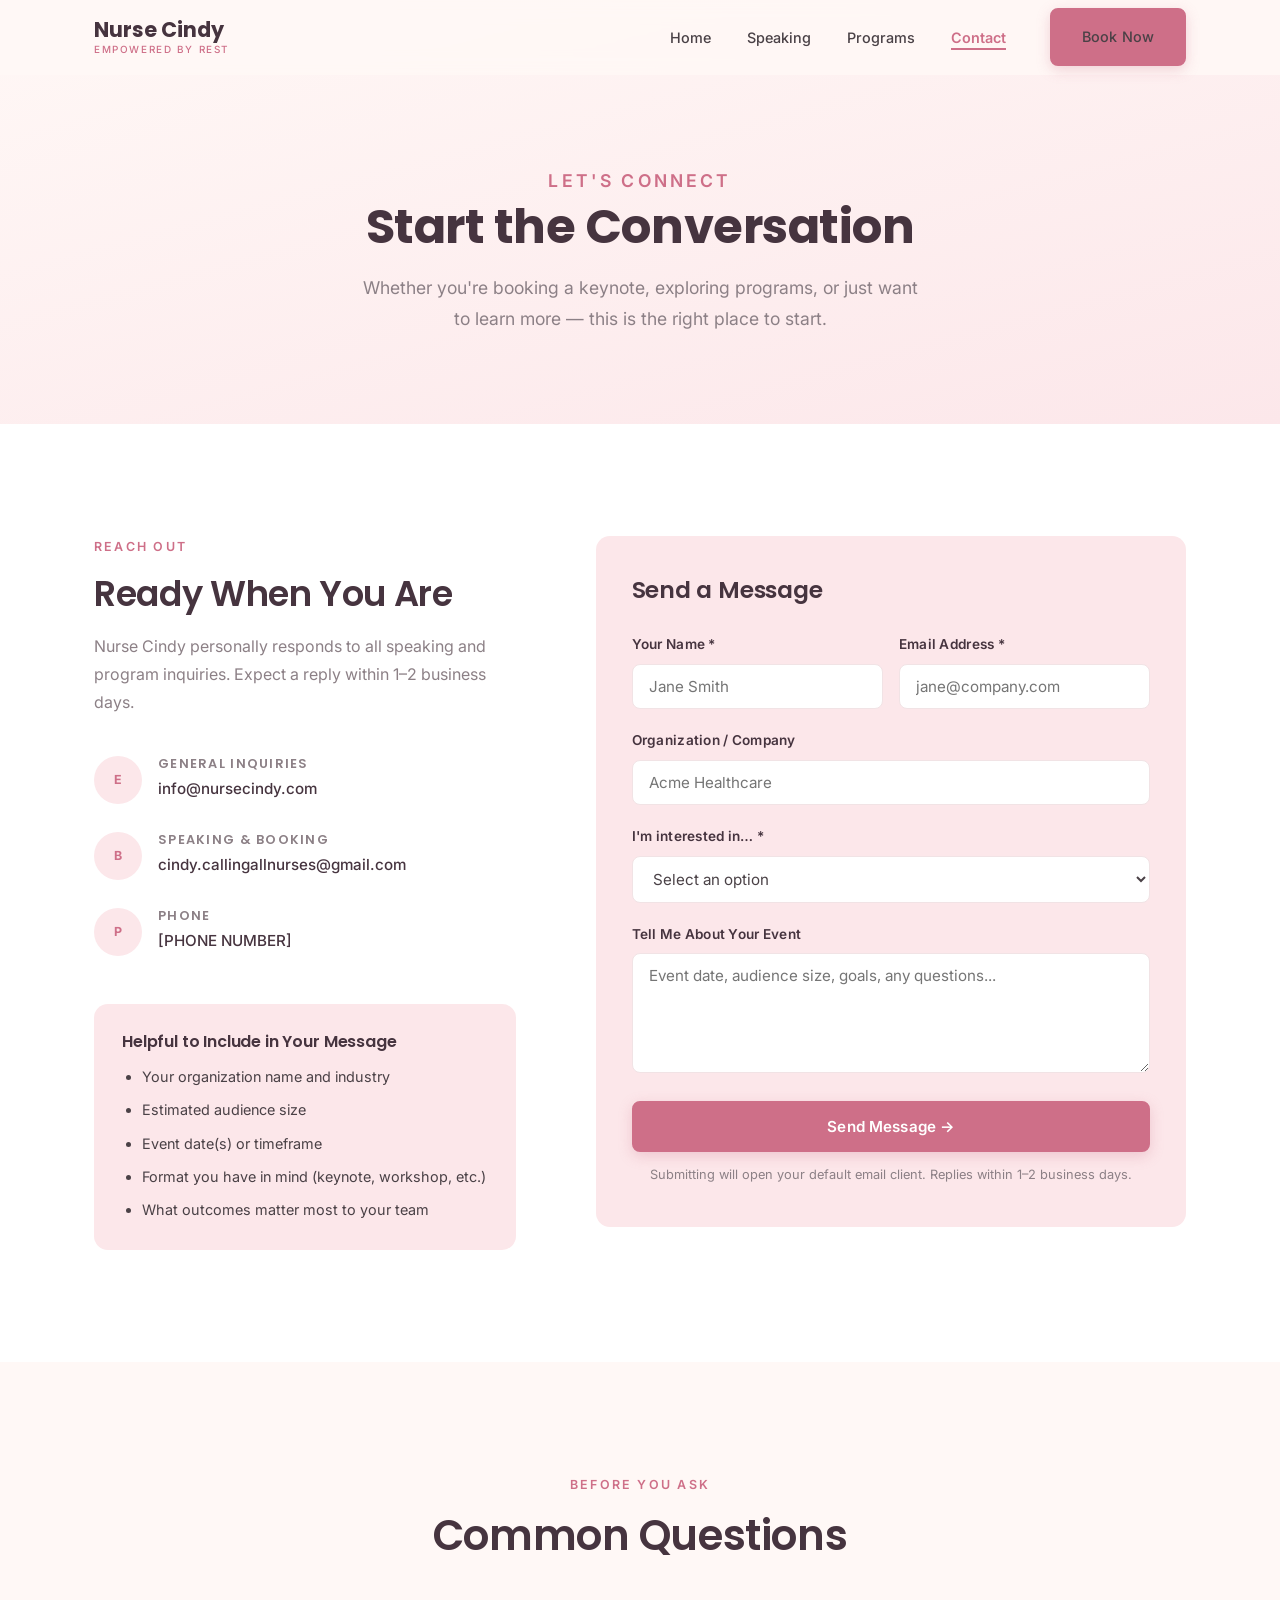
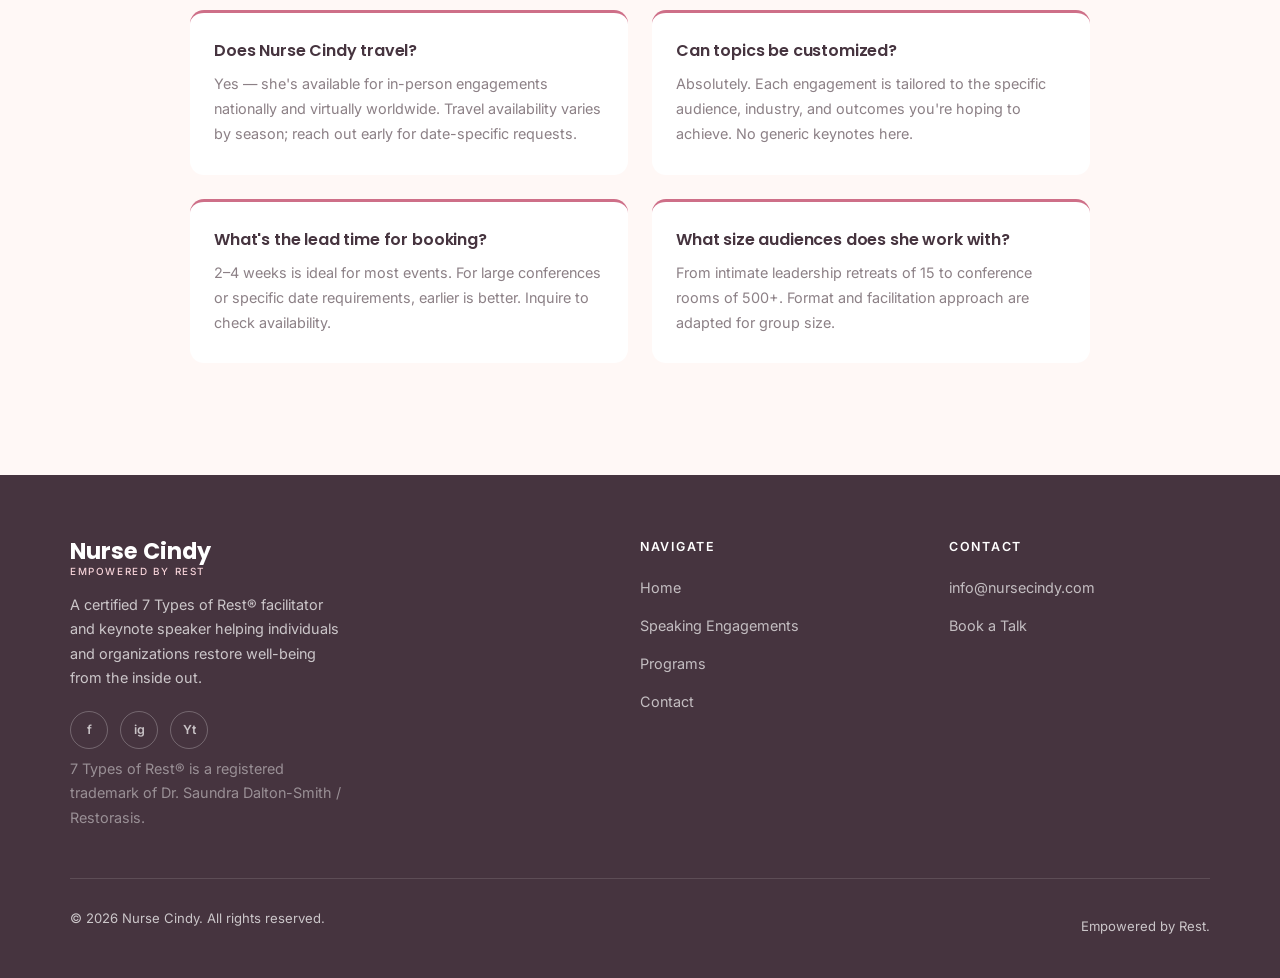
<file: contact.html>
<!DOCTYPE html>
<html lang="en">
<head>
  <meta charset="UTF-8" />
  <meta name="viewport" content="width=device-width, initial-scale=1.0" />
  <title>Contact — Nurse Cindy</title>
  <meta name="description" content="Book Nurse Cindy for speaking engagements, workshops, or programs. Get in touch to discuss your event, organization, and goals." />
  <link rel="stylesheet" href="assets/css/style.css" />
</head>
<body>

  <header class="site-header" role="banner">
    <nav class="nav" aria-label="Main navigation">
      <a href="index.html" class="nav-logo">
        Nurse Cindy
        <span>Empowered by Rest</span>
      </a>
      <button class="nav-toggle" aria-label="Toggle navigation" aria-expanded="false">
        <span></span><span></span><span></span>
      </button>
      <ul class="nav-links" role="list">
        <li><a href="index.html">Home</a></li>
        <li><a href="speaking.html">Speaking</a></li>
        <li><a href="programs.html">Programs</a></li>
        <li><a href="contact.html">Contact</a></li>
        <li><a href="mailto:cindy.callingallnurses@gmail.com?subject=Speaking%20Inquiry" class="btn btn-primary nav-cta">Book Now</a></li>
      </ul>
    </nav>
  </header>

  <main>

    <section class="page-hero">
      <p class="section-eyebrow">Let's Connect</p>
      <h1>Start the Conversation</h1>
      <p>Whether you're booking a keynote, exploring programs, or just want to learn more — this is the right place to start.</p>
    </section>

    <section class="section contact-section" aria-labelledby="contact-heading">
      <div class="container">
        <div class="contact-grid">

          <!-- Contact Info -->
          <div>
            <p class="section-eyebrow">Reach Out</p>
            <h2 id="contact-heading" class="section-title" style="font-size: clamp(1.6rem, 3vw, 2.2rem);">Ready When You Are</h2>
            <p style="color: var(--muted); margin-bottom: 40px;">Nurse Cindy personally responds to all speaking and program inquiries. Expect a reply within 1–2 business days.</p>

            <div class="contact-info-block">
              <div class="contact-item">
                <div class="contact-icon" aria-hidden="true"><span>E</span></div>
                <div class="contact-item-text">
                  <h4>General Inquiries</h4>
                  <p><a href="mailto:info@nursecindy.com">info@nursecindy.com</a></p>
                </div>
              </div>
              <div class="contact-item">
                <div class="contact-icon" aria-hidden="true"><span>B</span></div>
                <div class="contact-item-text">
                  <h4>Speaking &amp; Booking</h4>
                  <p><a href="mailto:cindy.callingallnurses@gmail.com?subject=Speaking%20Inquiry">cindy.callingallnurses@gmail.com</a></p>
                </div>
              </div>
              <div class="contact-item">
                <div class="contact-icon" aria-hidden="true"><span>P</span></div>
                <div class="contact-item-text">
                  <h4>Phone</h4>
                  <p><a href="tel:[PHONE]">[PHONE NUMBER]</a></p>
                </div>
              </div>
            </div>

            <div style="margin-top: 48px; padding: 28px; background: var(--blush); border-radius: var(--radius);">
              <h3 style="font-size: 1rem; margin-bottom: 12px; color: var(--plum);">Helpful to Include in Your Message</h3>
              <ul style="display: flex; flex-direction: column; gap: 8px; color: var(--charcoal); font-size: 0.9rem; list-style: disc; padding-left: 20px;">
                <li>Your organization name and industry</li>
                <li>Estimated audience size</li>
                <li>Event date(s) or timeframe</li>
                <li>Format you have in mind (keynote, workshop, etc.)</li>
                <li>What outcomes matter most to your team</li>
              </ul>
            </div>
          </div>

          <!-- Contact Form -->
          <div class="contact-form">
            <h3>Send a Message</h3>
            <form id="contact-form" novalidate>
              <div class="form-row">
                <div class="form-group">
                  <label for="name">Your Name *</label>
                  <input type="text" id="name" name="name" placeholder="Jane Smith" required />
                </div>
                <div class="form-group">
                  <label for="email">Email Address *</label>
                  <input type="email" id="email" name="email" placeholder="jane@company.com" required />
                </div>
              </div>
              <div class="form-group">
                <label for="org">Organization / Company</label>
                <input type="text" id="org" name="org" placeholder="Acme Healthcare" />
              </div>
              <div class="form-group">
                <label for="type">I'm interested in… *</label>
                <select id="type" name="type" required>
                  <option value="">Select an option</option>
                  <option value="Keynote">Keynote speaking</option>
                  <option value="Half-Day Workshop">Half-day workshop</option>
                  <option value="Full-Day Training">Full-day training</option>
                  <option value="Virtual Session">Virtual session</option>
                  <option value="Program">A program offering</option>
                  <option value="Other">Something else</option>
                </select>
              </div>
              <div class="form-group">
                <label for="message">Tell Me About Your Event</label>
                <textarea id="message" name="message" placeholder="Event date, audience size, goals, any questions..."></textarea>
              </div>
              <button type="submit" class="btn btn-primary" style="width: 100%; justify-content: center;">
                Send Message →
              </button>
              <p style="font-size: 0.8rem; color: var(--muted); margin-top: 12px; text-align: center;">Submitting will open your default email client. Replies within 1–2 business days.</p>
            </form>
          </div>

        </div>
      </div>
    </section>

    <!-- ===== FAQ ===== -->
    <section class="section" style="background: var(--cream);" aria-labelledby="faq-heading">
      <div class="container">
        <div class="section-center" style="margin-bottom: 48px;">
          <p class="section-eyebrow">Before You Ask</p>
          <h2 id="faq-heading" class="section-title">Common Questions</h2>
        </div>

        <div style="display: grid; grid-template-columns: repeat(auto-fit, minmax(300px, 1fr)); gap: 24px; max-width: 900px; margin: 0 auto;">
          <div style="background: var(--white); border-radius: var(--radius); padding: 28px 24px; border-top: 3px solid var(--coral);">
            <h3 style="font-size: 1rem; margin-bottom: 10px;">Does Nurse Cindy travel?</h3>
            <p style="font-size: 0.9rem; color: var(--muted); margin: 0;">Yes — she's available for in-person engagements nationally and virtually worldwide. Travel availability varies by season; reach out early for date-specific requests.</p>
          </div>
          <div style="background: var(--white); border-radius: var(--radius); padding: 28px 24px; border-top: 3px solid var(--coral);">
            <h3 style="font-size: 1rem; margin-bottom: 10px;">Can topics be customized?</h3>
            <p style="font-size: 0.9rem; color: var(--muted); margin: 0;">Absolutely. Each engagement is tailored to the specific audience, industry, and outcomes you're hoping to achieve. No generic keynotes here.</p>
          </div>
          <div style="background: var(--white); border-radius: var(--radius); padding: 28px 24px; border-top: 3px solid var(--coral);">
            <h3 style="font-size: 1rem; margin-bottom: 10px;">What's the lead time for booking?</h3>
            <p style="font-size: 0.9rem; color: var(--muted); margin: 0;">2–4 weeks is ideal for most events. For large conferences or specific date requirements, earlier is better. Inquire to check availability.</p>
          </div>
          <div style="background: var(--white); border-radius: var(--radius); padding: 28px 24px; border-top: 3px solid var(--coral);">
            <h3 style="font-size: 1rem; margin-bottom: 10px;">What size audiences does she work with?</h3>
            <p style="font-size: 0.9rem; color: var(--muted); margin: 0;">From intimate leadership retreats of 15 to conference rooms of 500+. Format and facilitation approach are adapted for group size.</p>
          </div>
        </div>
      </div>
    </section>

  </main>

  <footer class="site-footer" role="contentinfo">
    <div class="footer-grid">
      <div class="footer-brand">
        <a href="index.html" class="nav-logo">Nurse Cindy<span>Empowered by Rest</span></a>
        <p>A certified 7 Types of Rest® facilitator and keynote speaker helping individuals and organizations restore well-being from the inside out.</p>
        <div class="footer-social" aria-label="Social media links">
          <a href="#" aria-label="Facebook">f</a>
          <a href="#" aria-label="Instagram">ig</a>
          <a href="#" aria-label="YouTube">Yt</a>
        </div>
        <p class="rest-trademark">7 Types of Rest® is a registered trademark of Dr. Saundra Dalton-Smith / Restorasis.</p>
      </div>
      <div class="footer-col">
        <h4>Navigate</h4>
        <ul>
          <li><a href="index.html">Home</a></li>
          <li><a href="speaking.html">Speaking Engagements</a></li>
          <li><a href="programs.html">Programs</a></li>
          <li><a href="contact.html">Contact</a></li>
        </ul>
      </div>
      <div class="footer-col">
        <h4>Contact</h4>
        <ul>
          <li><a href="mailto:info@nursecindy.com">info@nursecindy.com</a></li>
          <li><a href="mailto:cindy.callingallnurses@gmail.com">Book a Talk</a></li>
        </ul>
      </div>
    </div>
    <div class="footer-bottom">
      <p>&copy; 2026 Nurse Cindy. All rights reserved.</p>
      <p>Empowered by Rest.</p>
    </div>
  </footer>

  <script src="assets/js/main.js"></script>
</body>
</html>
</file>
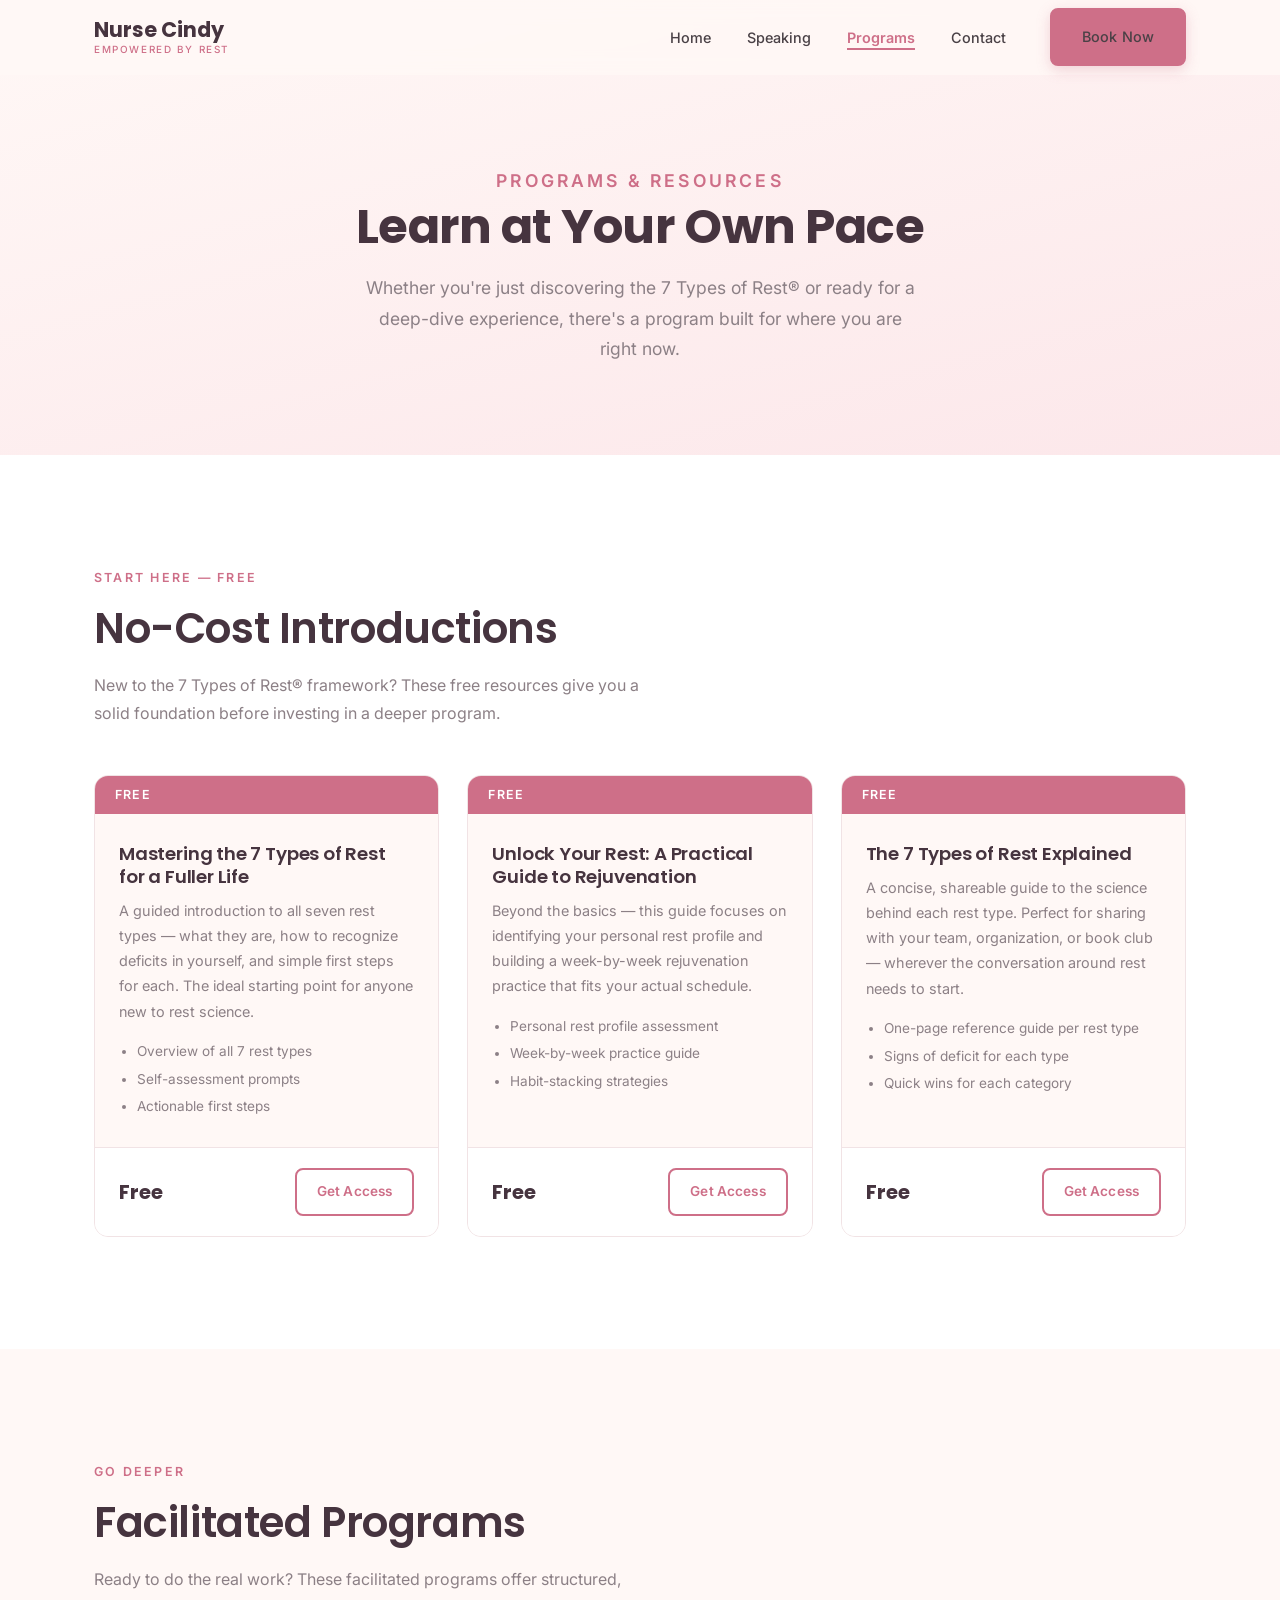
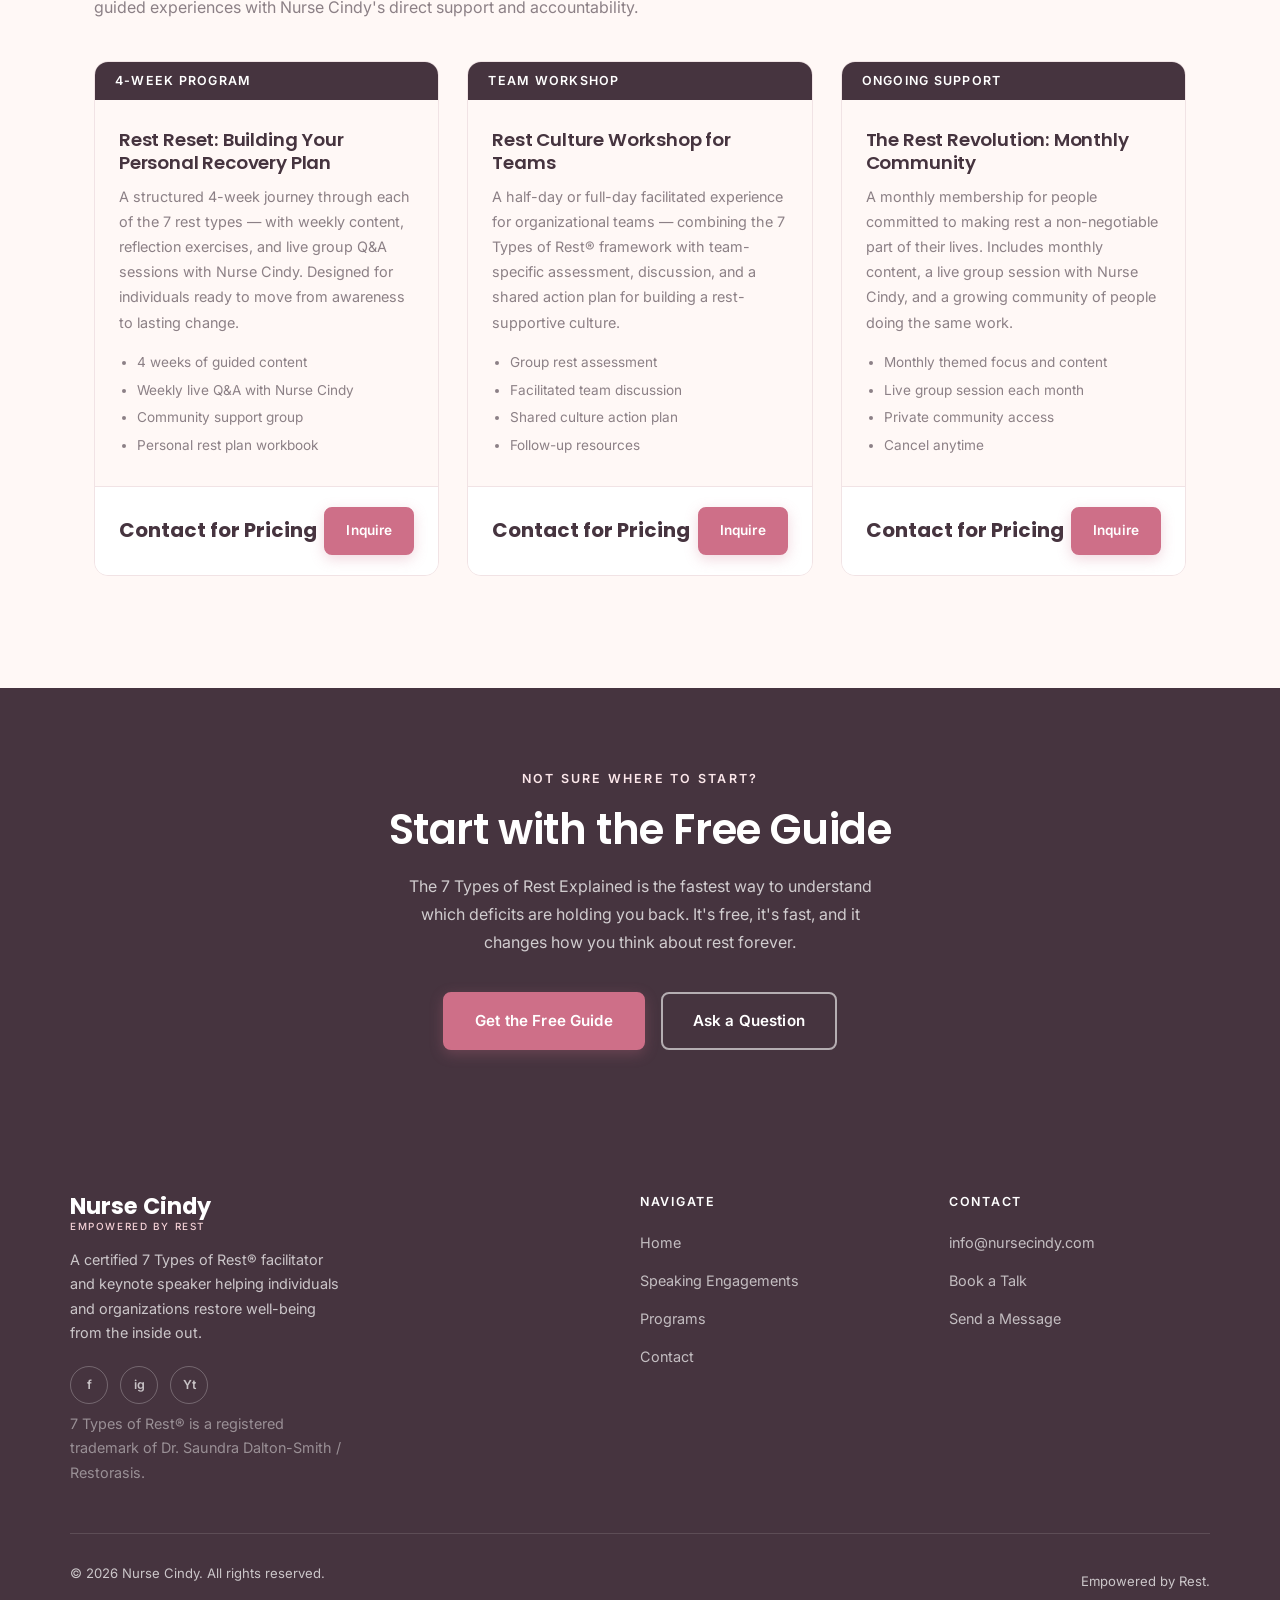
<file: programs.html>
<!DOCTYPE html>
<html lang="en">
<head>
  <meta charset="UTF-8" />
  <meta name="viewport" content="width=device-width, initial-scale=1.0" />
  <title>Programs — Nurse Cindy</title>
  <meta name="description" content="Explore Nurse Cindy's rest-focused programs — from free introductory guides to immersive facilitated experiences built around the 7 Types of Rest® framework." />
  <link rel="stylesheet" href="assets/css/style.css" />
</head>
<body>

  <header class="site-header" role="banner">
    <nav class="nav" aria-label="Main navigation">
      <a href="index.html" class="nav-logo">
        Nurse Cindy
        <span>Empowered by Rest</span>
      </a>
      <button class="nav-toggle" aria-label="Toggle navigation" aria-expanded="false">
        <span></span><span></span><span></span>
      </button>
      <ul class="nav-links" role="list">
        <li><a href="index.html">Home</a></li>
        <li><a href="speaking.html">Speaking</a></li>
        <li><a href="programs.html">Programs</a></li>
        <li><a href="contact.html">Contact</a></li>
        <li><a href="mailto:cindy.callingallnurses@gmail.com?subject=Speaking%20Inquiry" class="btn btn-primary nav-cta">Book Now</a></li>
      </ul>
    </nav>
  </header>

  <main>

    <section class="page-hero">
      <p class="section-eyebrow">Programs &amp; Resources</p>
      <h1>Learn at Your Own Pace</h1>
      <p>Whether you're just discovering the 7 Types of Rest® or ready for a deep-dive experience, there's a program built for where you are right now.</p>
    </section>

    <!-- ===== FREE PROGRAMS ===== -->
    <section class="section programs-section" aria-labelledby="free-heading">
      <div class="container">
        <p class="section-eyebrow">Start Here — Free</p>
        <h2 id="free-heading" class="section-title">No-Cost Introductions</h2>
        <p style="color: var(--muted); margin-bottom: 0; max-width: 560px;">New to the 7 Types of Rest® framework? These free resources give you a solid foundation before investing in a deeper program.</p>

        <div class="programs-grid">
          <div class="program-card">
            <div class="program-card-badge free">Free</div>
            <div class="program-card-body">
              <h3>Mastering the 7 Types of Rest for a Fuller Life</h3>
              <p>A guided introduction to all seven rest types — what they are, how to recognize deficits in yourself, and simple first steps for each. The ideal starting point for anyone new to rest science.</p>
              <ul style="list-style: disc; padding-left: 18px; color: var(--muted); font-size: 0.85rem; display: flex; flex-direction: column; gap: 4px;">
                <li>Overview of all 7 rest types</li>
                <li>Self-assessment prompts</li>
                <li>Actionable first steps</li>
              </ul>
            </div>
            <div class="program-card-footer">
              <span class="program-price">Free</span>
              <a href="mailto:cindy.callingallnurses@gmail.com?subject=Free%20Program%20Request%20-%20Mastering%207%20Types" class="btn btn-outline" style="padding: 10px 20px; font-size: 0.85rem;">Get Access</a>
            </div>
          </div>

          <div class="program-card">
            <div class="program-card-badge free">Free</div>
            <div class="program-card-body">
              <h3>Unlock Your Rest: A Practical Guide to Rejuvenation</h3>
              <p>Beyond the basics — this guide focuses on identifying your personal rest profile and building a week-by-week rejuvenation practice that fits your actual schedule.</p>
              <ul style="list-style: disc; padding-left: 18px; color: var(--muted); font-size: 0.85rem; display: flex; flex-direction: column; gap: 4px;">
                <li>Personal rest profile assessment</li>
                <li>Week-by-week practice guide</li>
                <li>Habit-stacking strategies</li>
              </ul>
            </div>
            <div class="program-card-footer">
              <span class="program-price">Free</span>
              <a href="mailto:cindy.callingallnurses@gmail.com?subject=Free%20Program%20Request%20-%20Unlock%20Your%20Rest" class="btn btn-outline" style="padding: 10px 20px; font-size: 0.85rem;">Get Access</a>
            </div>
          </div>

          <div class="program-card">
            <div class="program-card-badge free">Free</div>
            <div class="program-card-body">
              <h3>The 7 Types of Rest Explained</h3>
              <p>A concise, shareable guide to the science behind each rest type. Perfect for sharing with your team, organization, or book club — wherever the conversation around rest needs to start.</p>
              <ul style="list-style: disc; padding-left: 18px; color: var(--muted); font-size: 0.85rem; display: flex; flex-direction: column; gap: 4px;">
                <li>One-page reference guide per rest type</li>
                <li>Signs of deficit for each type</li>
                <li>Quick wins for each category</li>
              </ul>
            </div>
            <div class="program-card-footer">
              <span class="program-price">Free</span>
              <a href="mailto:cindy.callingallnurses@gmail.com?subject=Free%20Program%20Request%20-%207%20Types%20Explained" class="btn btn-outline" style="padding: 10px 20px; font-size: 0.85rem;">Get Access</a>
            </div>
          </div>
        </div>
      </div>
    </section>

    <!-- ===== PAID PROGRAMS ===== -->
    <section class="section" style="background: var(--cream);" aria-labelledby="paid-heading">
      <div class="container">
        <p class="section-eyebrow">Go Deeper</p>
        <h2 id="paid-heading" class="section-title">Facilitated Programs</h2>
        <p style="color: var(--muted); margin-bottom: 0; max-width: 560px;">Ready to do the real work? These facilitated programs offer structured, guided experiences with Nurse Cindy's direct support and accountability.</p>

        <div class="programs-grid" style="margin-top: 40px;">
          <div class="program-card">
            <div class="program-card-badge">4-Week Program</div>
            <div class="program-card-body">
              <h3>Rest Reset: Building Your Personal Recovery Plan</h3>
              <p>A structured 4-week journey through each of the 7 rest types — with weekly content, reflection exercises, and live group Q&amp;A sessions with Nurse Cindy. Designed for individuals ready to move from awareness to lasting change.</p>
              <ul style="list-style: disc; padding-left: 18px; color: var(--muted); font-size: 0.85rem; display: flex; flex-direction: column; gap: 4px;">
                <li>4 weeks of guided content</li>
                <li>Weekly live Q&amp;A with Nurse Cindy</li>
                <li>Community support group</li>
                <li>Personal rest plan workbook</li>
              </ul>
            </div>
            <div class="program-card-footer">
              <span class="program-price">Contact for Pricing</span>
              <a href="contact.html" class="btn btn-primary" style="padding: 10px 20px; font-size: 0.85rem;">Inquire</a>
            </div>
          </div>

          <div class="program-card">
            <div class="program-card-badge">Team Workshop</div>
            <div class="program-card-body">
              <h3>Rest Culture Workshop for Teams</h3>
              <p>A half-day or full-day facilitated experience for organizational teams — combining the 7 Types of Rest® framework with team-specific assessment, discussion, and a shared action plan for building a rest-supportive culture.</p>
              <ul style="list-style: disc; padding-left: 18px; color: var(--muted); font-size: 0.85rem; display: flex; flex-direction: column; gap: 4px;">
                <li>Group rest assessment</li>
                <li>Facilitated team discussion</li>
                <li>Shared culture action plan</li>
                <li>Follow-up resources</li>
              </ul>
            </div>
            <div class="program-card-footer">
              <span class="program-price">Contact for Pricing</span>
              <a href="contact.html" class="btn btn-primary" style="padding: 10px 20px; font-size: 0.85rem;">Inquire</a>
            </div>
          </div>

          <div class="program-card">
            <div class="program-card-badge">Ongoing Support</div>
            <div class="program-card-body">
              <h3>The Rest Revolution: Monthly Community</h3>
              <p>A monthly membership for people committed to making rest a non-negotiable part of their lives. Includes monthly content, a live group session with Nurse Cindy, and a growing community of people doing the same work.</p>
              <ul style="list-style: disc; padding-left: 18px; color: var(--muted); font-size: 0.85rem; display: flex; flex-direction: column; gap: 4px;">
                <li>Monthly themed focus and content</li>
                <li>Live group session each month</li>
                <li>Private community access</li>
                <li>Cancel anytime</li>
              </ul>
            </div>
            <div class="program-card-footer">
              <span class="program-price">Contact for Pricing</span>
              <a href="contact.html" class="btn btn-primary" style="padding: 10px 20px; font-size: 0.85rem;">Inquire</a>
            </div>
          </div>
        </div>
      </div>
    </section>

    <!-- ===== NOT SURE ===== -->
    <section class="section" style="background: var(--plum); text-align: center; padding: 80px 24px;">
      <div class="container">
        <p class="section-eyebrow" style="color: var(--blush);">Not Sure Where to Start?</p>
        <h2 style="color: var(--white); margin-bottom: 16px;">Start with the Free Guide</h2>
        <p style="color: rgba(255,255,255,0.75); max-width: 480px; margin: 0 auto 36px;">The 7 Types of Rest Explained is the fastest way to understand which deficits are holding you back. It's free, it's fast, and it changes how you think about rest forever.</p>
        <div class="btn-group" style="justify-content: center;">
          <a href="mailto:cindy.callingallnurses@gmail.com?subject=Free%20Guide%20Request" class="btn btn-primary">Get the Free Guide</a>
          <a href="contact.html" class="btn btn-outline-white">Ask a Question</a>
        </div>
      </div>
    </section>

  </main>

  <footer class="site-footer" role="contentinfo">
    <div class="footer-grid">
      <div class="footer-brand">
        <a href="index.html" class="nav-logo">Nurse Cindy<span>Empowered by Rest</span></a>
        <p>A certified 7 Types of Rest® facilitator and keynote speaker helping individuals and organizations restore well-being from the inside out.</p>
        <div class="footer-social" aria-label="Social media links">
          <a href="#" aria-label="Facebook">f</a>
          <a href="#" aria-label="Instagram">ig</a>
          <a href="#" aria-label="YouTube">Yt</a>
        </div>
        <p class="rest-trademark">7 Types of Rest® is a registered trademark of Dr. Saundra Dalton-Smith / Restorasis.</p>
      </div>
      <div class="footer-col">
        <h4>Navigate</h4>
        <ul>
          <li><a href="index.html">Home</a></li>
          <li><a href="speaking.html">Speaking Engagements</a></li>
          <li><a href="programs.html">Programs</a></li>
          <li><a href="contact.html">Contact</a></li>
        </ul>
      </div>
      <div class="footer-col">
        <h4>Contact</h4>
        <ul>
          <li><a href="mailto:info@nursecindy.com">info@nursecindy.com</a></li>
          <li><a href="mailto:cindy.callingallnurses@gmail.com">Book a Talk</a></li>
          <li><a href="contact.html">Send a Message</a></li>
        </ul>
      </div>
    </div>
    <div class="footer-bottom">
      <p>&copy; 2026 Nurse Cindy. All rights reserved.</p>
      <p>Empowered by Rest.</p>
    </div>
  </footer>

  <script src="assets/js/main.js"></script>
</body>
</html>
</file>
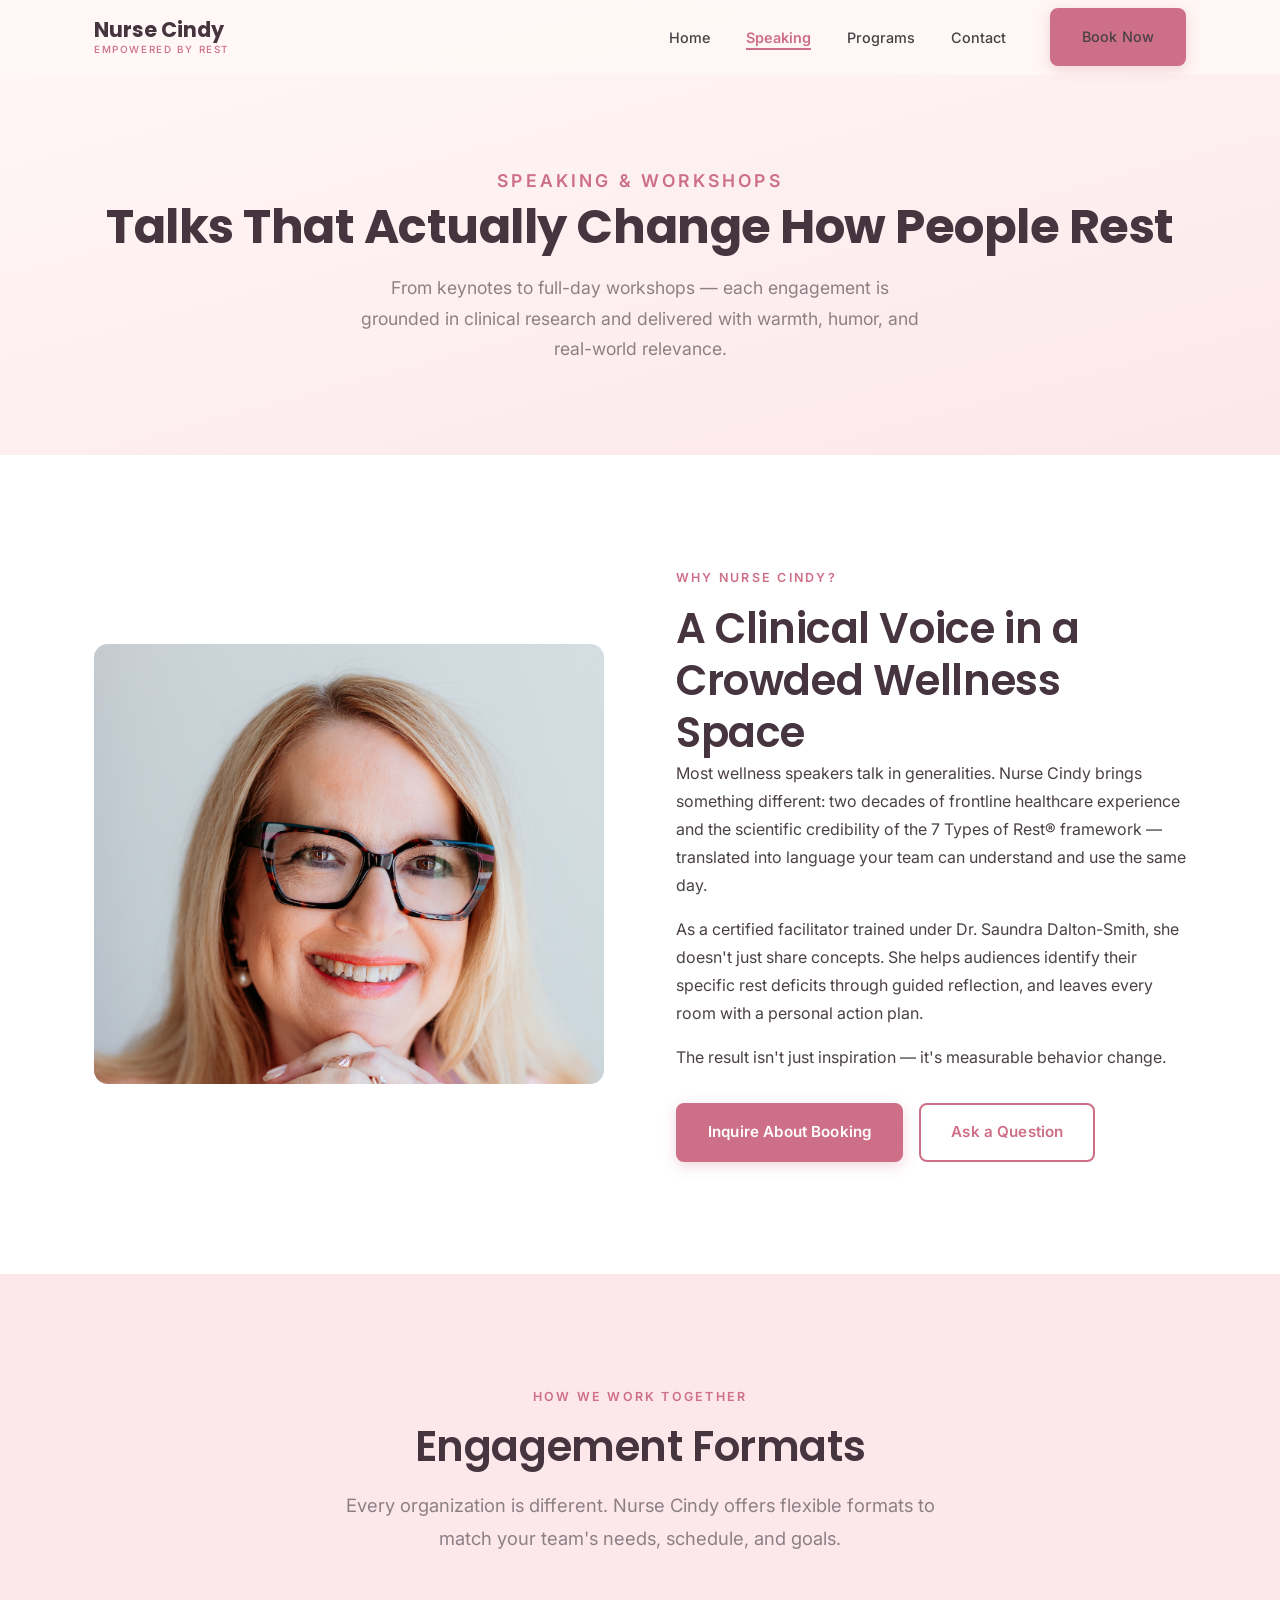
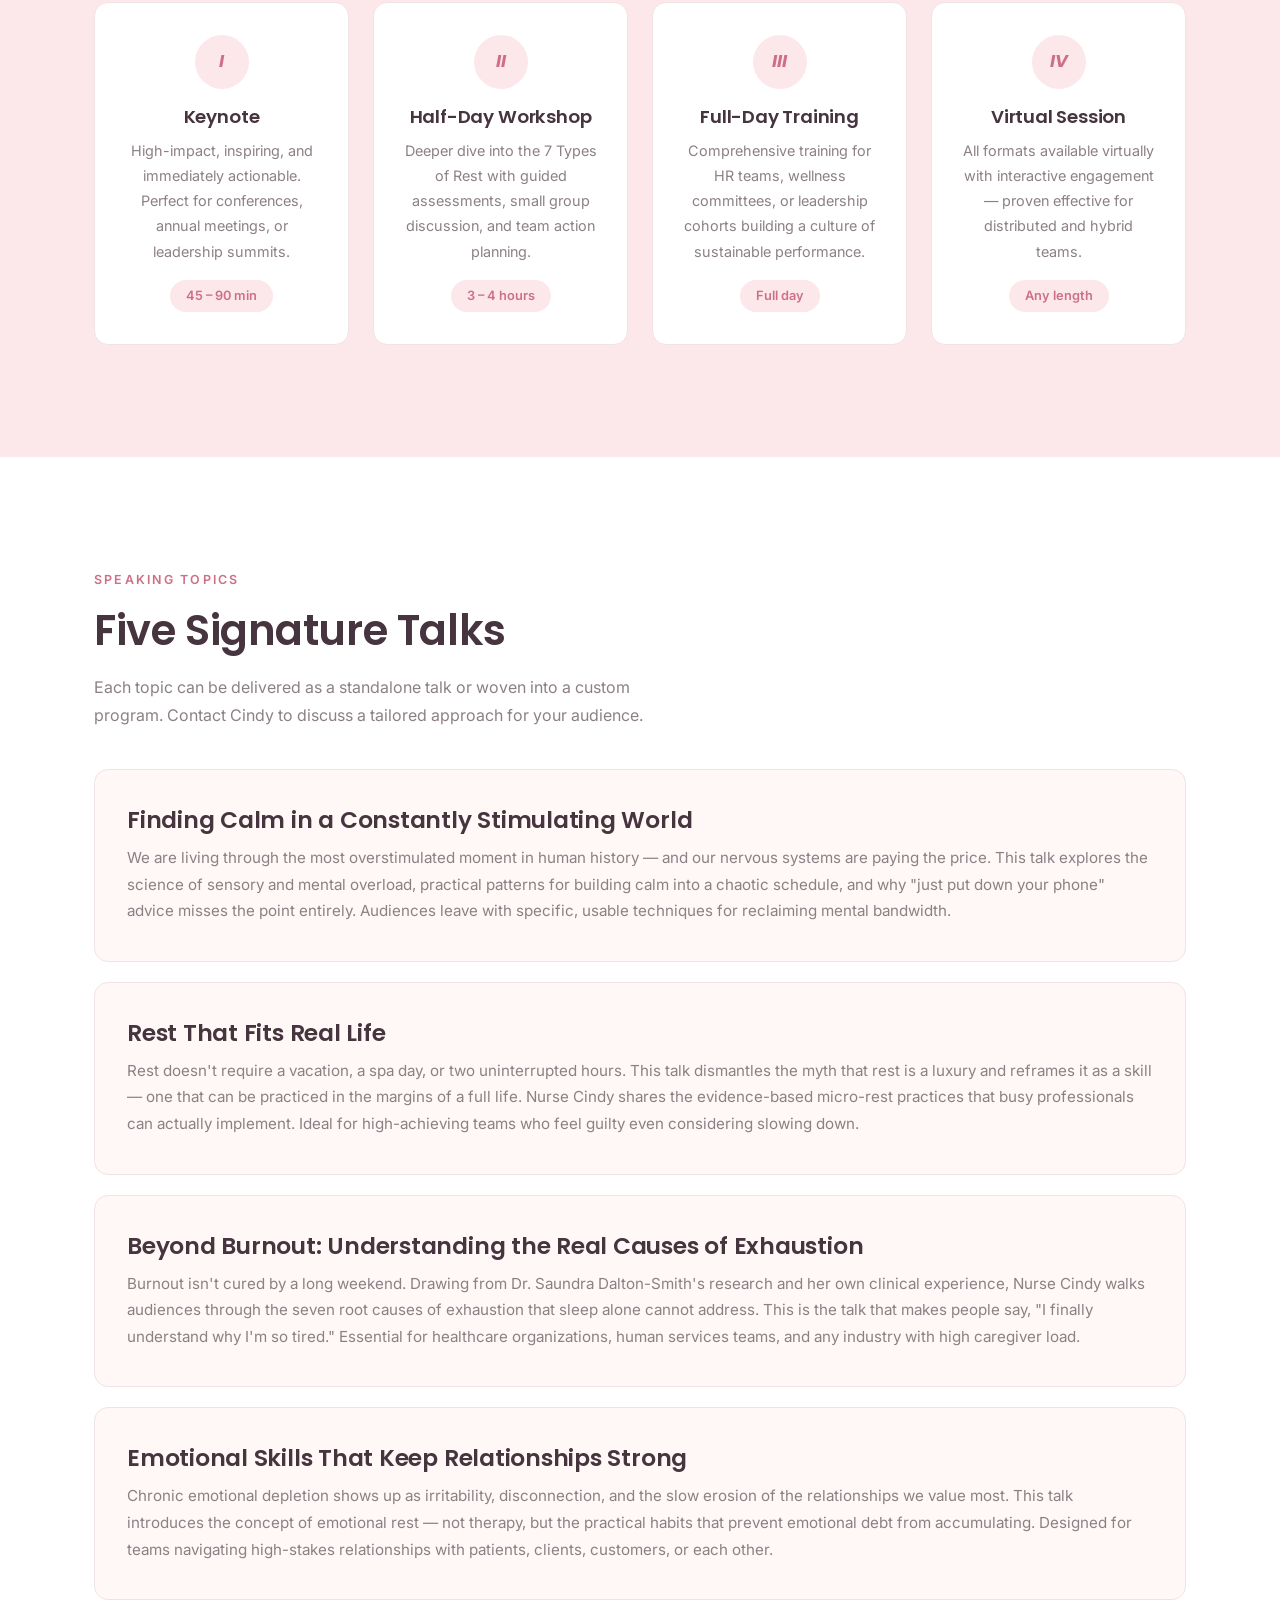
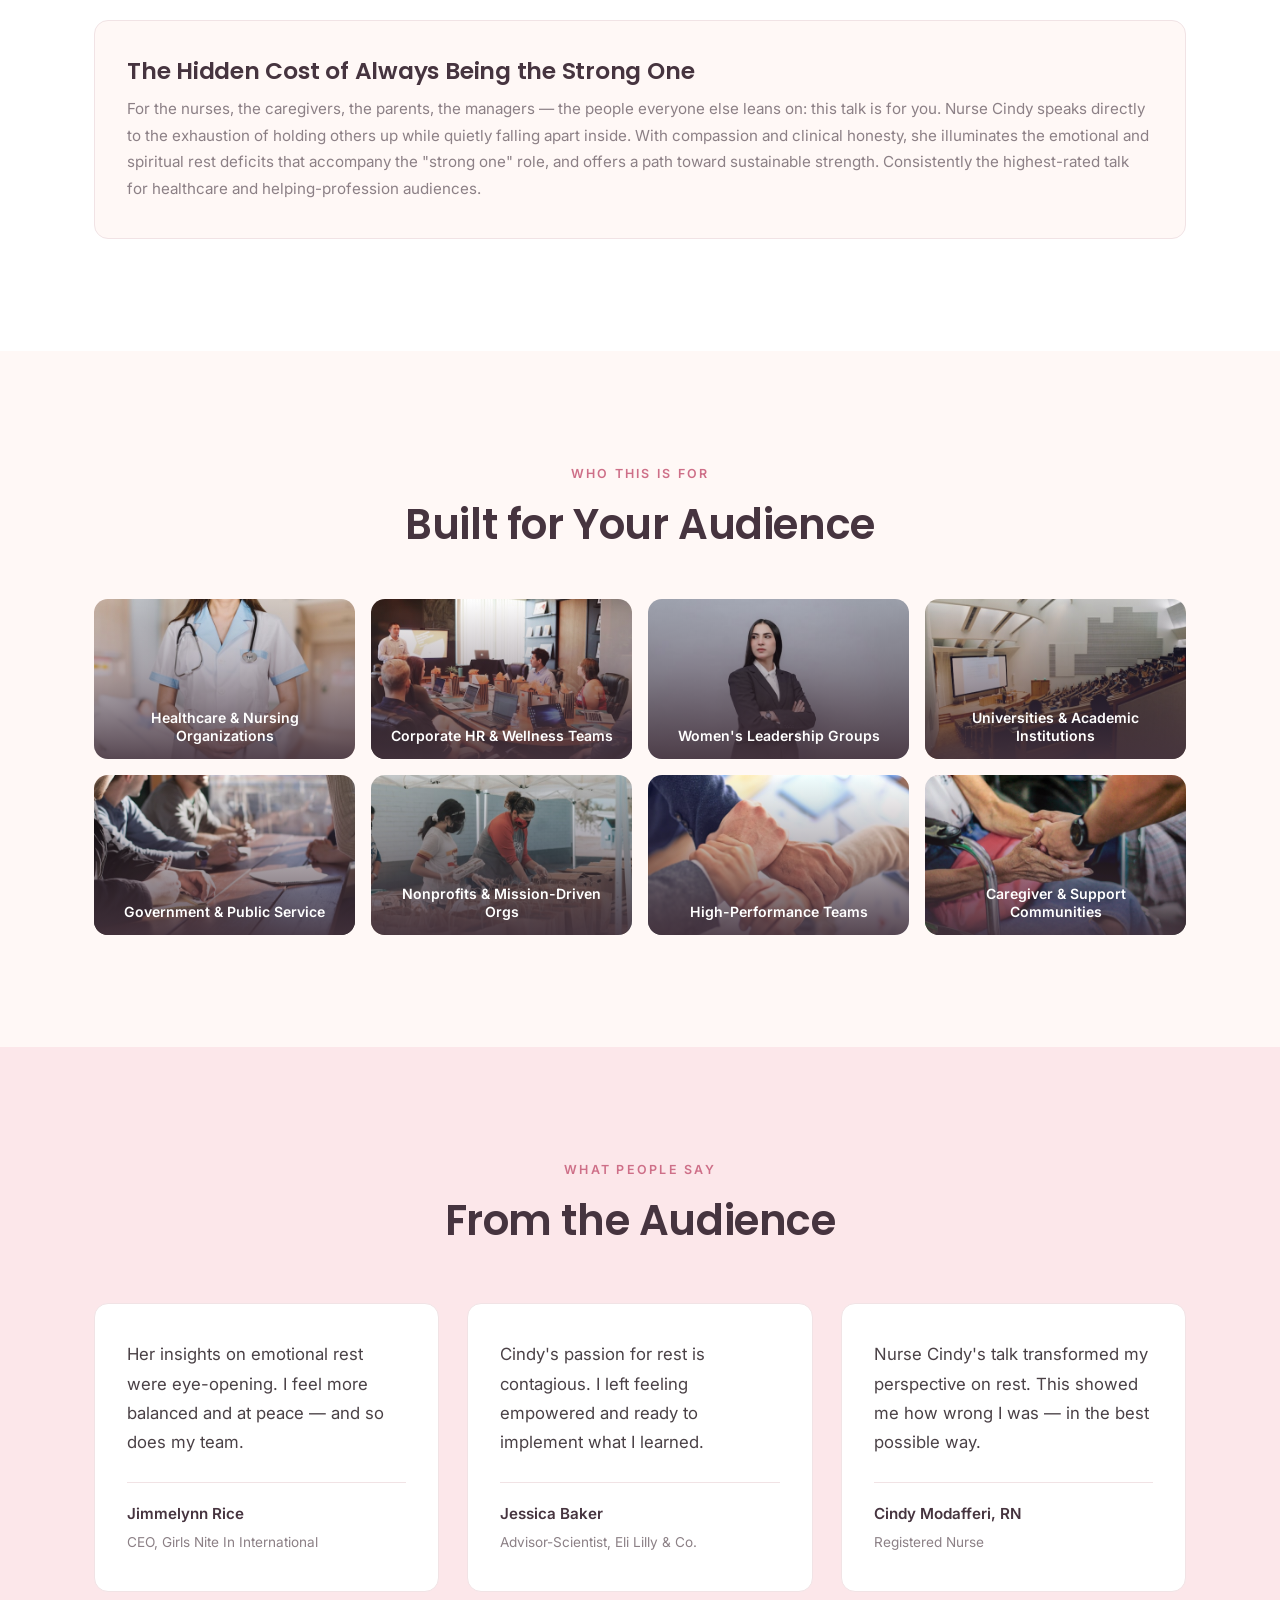
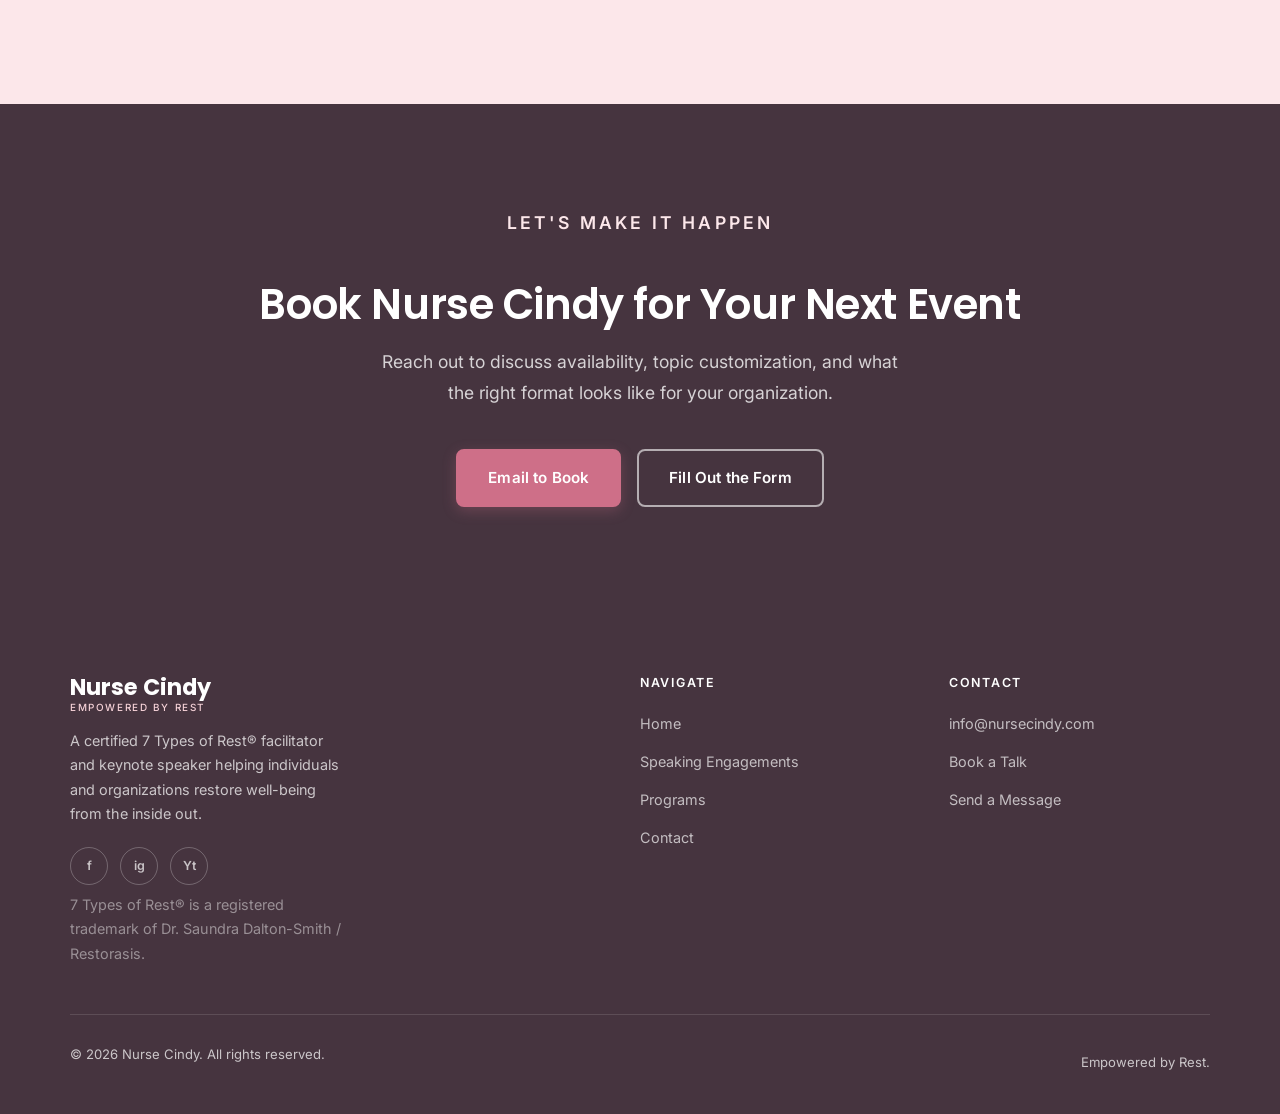
<file: speaking.html>
<!DOCTYPE html>
<html lang="en">
<head>
  <meta charset="UTF-8" />
  <meta name="viewport" content="width=device-width, initial-scale=1.0" />
  <title>Speaking Engagements — Nurse Cindy</title>
  <meta name="description" content="Book Nurse Cindy for keynotes, workshops, and corporate wellness programs on rest science, burnout prevention, and the 7 Types of Rest® framework." />
  <link rel="stylesheet" href="assets/css/style.css" />
</head>
<body>

  <header class="site-header" role="banner">
    <nav class="nav" aria-label="Main navigation">
      <a href="index.html" class="nav-logo">
        Nurse Cindy
        <span>Empowered by Rest</span>
      </a>
      <button class="nav-toggle" aria-label="Toggle navigation" aria-expanded="false">
        <span></span><span></span><span></span>
      </button>
      <ul class="nav-links" role="list">
        <li><a href="index.html">Home</a></li>
        <li><a href="speaking.html">Speaking</a></li>
        <li><a href="programs.html">Programs</a></li>
        <li><a href="contact.html">Contact</a></li>
        <li><a href="mailto:cindy.callingallnurses@gmail.com?subject=Speaking%20Inquiry" class="btn btn-primary nav-cta">Book Now</a></li>
      </ul>
    </nav>
  </header>

  <main>

    <section class="page-hero">
      <p class="section-eyebrow">Speaking &amp; Workshops</p>
      <h1>Talks That Actually Change How People Rest</h1>
      <p>From keynotes to full-day workshops — each engagement is grounded in clinical research and delivered with warmth, humor, and real-world relevance.</p>
    </section>

    <!-- ===== INTRO ===== -->
    <section class="section speaking-detail">
      <div class="container">
        <div class="speaking-intro">
          <img src="assets/images/cindy-about.jpg" alt="Nurse Cindy speaking" loading="lazy" />
          <div>
            <p class="section-eyebrow">Why Nurse Cindy?</p>
            <h2>A Clinical Voice in a Crowded Wellness Space</h2>
            <p>Most wellness speakers talk in generalities. Nurse Cindy brings something different: two decades of frontline healthcare experience and the scientific credibility of the 7 Types of Rest® framework — translated into language your team can understand and use the same day.</p>
            <p>As a certified facilitator trained under Dr. Saundra Dalton-Smith, she doesn't just share concepts. She helps audiences identify their specific rest deficits through guided reflection, and leaves every room with a personal action plan.</p>
            <p>The result isn't just inspiration — it's measurable behavior change.</p>
            <div class="btn-group" style="margin-top: 32px;">
              <a href="mailto:cindy.callingallnurses@gmail.com?subject=Speaking%20Inquiry" class="btn btn-primary">Inquire About Booking</a>
              <a href="contact.html" class="btn btn-outline">Ask a Question</a>
            </div>
          </div>
        </div>
      </div>
    </section>

    <!-- ===== FORMATS ===== -->
    <section class="section speaking-formats" aria-labelledby="formats-heading">
      <div class="container section-center">
        <p class="section-eyebrow">How We Work Together</p>
        <h2 id="formats-heading" class="section-title">Engagement Formats</h2>
        <p class="section-lead">Every organization is different. Nurse Cindy offers flexible formats to match your team's needs, schedule, and goals.</p>

        <div class="formats-grid">
          <div class="format-card">
            <div class="format-icon" aria-hidden="true"><span>I</span></div>
            <h3>Keynote</h3>
            <p>High-impact, inspiring, and immediately actionable. Perfect for conferences, annual meetings, or leadership summits.</p>
            <span class="format-tag">45 – 90 min</span>
          </div>
          <div class="format-card">
            <div class="format-icon" aria-hidden="true"><span>II</span></div>
            <h3>Half-Day Workshop</h3>
            <p>Deeper dive into the 7 Types of Rest with guided assessments, small group discussion, and team action planning.</p>
            <span class="format-tag">3 – 4 hours</span>
          </div>
          <div class="format-card">
            <div class="format-icon" aria-hidden="true"><span>III</span></div>
            <h3>Full-Day Training</h3>
            <p>Comprehensive training for HR teams, wellness committees, or leadership cohorts building a culture of sustainable performance.</p>
            <span class="format-tag">Full day</span>
          </div>
          <div class="format-card">
            <div class="format-icon" aria-hidden="true"><span>IV</span></div>
            <h3>Virtual Session</h3>
            <p>All formats available virtually with interactive engagement — proven effective for distributed and hybrid teams.</p>
            <span class="format-tag">Any length</span>
          </div>
        </div>
      </div>
    </section>

    <!-- ===== TOPICS ===== -->
    <section class="section speaking-topics-full" aria-labelledby="stopic-heading">
      <div class="container">
        <p class="section-eyebrow">Speaking Topics</p>
        <h2 id="stopic-heading" class="section-title">Five Signature Talks</h2>
        <p style="color: var(--muted); margin-bottom: 40px; max-width: 560px;">Each topic can be delivered as a standalone talk or woven into a custom program. Contact Cindy to discuss a tailored approach for your audience.</p>

        <div class="topic-full-card">
          <h3>Finding Calm in a Constantly Stimulating World</h3>
          <p>We are living through the most overstimulated moment in human history — and our nervous systems are paying the price. This talk explores the science of sensory and mental overload, practical patterns for building calm into a chaotic schedule, and why "just put down your phone" advice misses the point entirely. Audiences leave with specific, usable techniques for reclaiming mental bandwidth.</p>
        </div>

        <div class="topic-full-card">
          <h3>Rest That Fits Real Life</h3>
          <p>Rest doesn't require a vacation, a spa day, or two uninterrupted hours. This talk dismantles the myth that rest is a luxury and reframes it as a skill — one that can be practiced in the margins of a full life. Nurse Cindy shares the evidence-based micro-rest practices that busy professionals can actually implement. Ideal for high-achieving teams who feel guilty even considering slowing down.</p>
        </div>

        <div class="topic-full-card">
          <h3>Beyond Burnout: Understanding the Real Causes of Exhaustion</h3>
          <p>Burnout isn't cured by a long weekend. Drawing from Dr. Saundra Dalton-Smith's research and her own clinical experience, Nurse Cindy walks audiences through the seven root causes of exhaustion that sleep alone cannot address. This is the talk that makes people say, "I finally understand why I'm so tired." Essential for healthcare organizations, human services teams, and any industry with high caregiver load.</p>
        </div>

        <div class="topic-full-card">
          <h3>Emotional Skills That Keep Relationships Strong</h3>
          <p>Chronic emotional depletion shows up as irritability, disconnection, and the slow erosion of the relationships we value most. This talk introduces the concept of emotional rest — not therapy, but the practical habits that prevent emotional debt from accumulating. Designed for teams navigating high-stakes relationships with patients, clients, customers, or each other.</p>
        </div>

        <div class="topic-full-card">
          <h3>The Hidden Cost of Always Being the Strong One</h3>
          <p>For the nurses, the caregivers, the parents, the managers — the people everyone else leans on: this talk is for you. Nurse Cindy speaks directly to the exhaustion of holding others up while quietly falling apart inside. With compassion and clinical honesty, she illuminates the emotional and spiritual rest deficits that accompany the "strong one" role, and offers a path toward sustainable strength. Consistently the highest-rated talk for healthcare and helping-profession audiences.</p>
        </div>
      </div>
    </section>

    <!-- ===== AUDIENCE ===== -->
    <section class="section audience-section" aria-labelledby="audience-heading">
      <div class="container section-center">
        <p class="section-eyebrow">Who This Is For</p>
        <h2 id="audience-heading" class="section-title">Built for Your Audience</h2>

        <div class="audience-grid">
          <div class="audience-item">
            <img src="assets/images/audience/healthcare.jpg" alt="Healthcare professionals" loading="lazy" />
            <span class="audience-item-label">Healthcare &amp; Nursing Organizations</span>
          </div>
          <div class="audience-item">
            <img src="assets/images/audience/corporate.jpg" alt="Corporate team meeting" loading="lazy" />
            <span class="audience-item-label">Corporate HR &amp; Wellness Teams</span>
          </div>
          <div class="audience-item">
            <img src="assets/images/audience/women-lead.jpg" alt="Women's leadership group" loading="lazy" />
            <span class="audience-item-label">Women's Leadership Groups</span>
          </div>
          <div class="audience-item">
            <img src="assets/images/audience/university.jpg" alt="University lecture hall" loading="lazy" />
            <span class="audience-item-label">Universities &amp; Academic Institutions</span>
          </div>
          <div class="audience-item">
            <img src="assets/images/audience/government.jpg" alt="Government conference" loading="lazy" />
            <span class="audience-item-label">Government &amp; Public Service</span>
          </div>
          <div class="audience-item">
            <img src="assets/images/audience/nonprofit.jpg" alt="Nonprofit community work" loading="lazy" />
            <span class="audience-item-label">Nonprofits &amp; Mission-Driven Orgs</span>
          </div>
          <div class="audience-item">
            <img src="assets/images/audience/team.jpg" alt="High-performance team" loading="lazy" />
            <span class="audience-item-label">High-Performance Teams</span>
          </div>
          <div class="audience-item">
            <img src="assets/images/audience/caregiver.jpg" alt="Caregiver support" loading="lazy" />
            <span class="audience-item-label">Caregiver &amp; Support Communities</span>
          </div>
        </div>
      </div>
    </section>

    <!-- ===== TESTIMONIALS ===== -->
    <section class="section testimonials" aria-labelledby="t-heading">
      <div class="container section-center">
        <p class="section-eyebrow">What People Say</p>
        <h2 id="t-heading" class="section-title">From the Audience</h2>
      </div>
      <div class="container">
        <div class="testimonials-grid">
          <div class="testimonial-card">
            <p class="testimonial-text">Her insights on emotional rest were eye-opening. I feel more balanced and at peace — and so does my team.</p>
            <div class="testimonial-author">
              <strong>Jimmelynn Rice</strong>
              <span>CEO, Girls Nite In International</span>
            </div>
          </div>
          <div class="testimonial-card">
            <p class="testimonial-text">Cindy's passion for rest is contagious. I left feeling empowered and ready to implement what I learned.</p>
            <div class="testimonial-author">
              <strong>Jessica Baker</strong>
              <span>Advisor-Scientist, Eli Lilly &amp; Co.</span>
            </div>
          </div>
          <div class="testimonial-card">
            <p class="testimonial-text">Nurse Cindy's talk transformed my perspective on rest. This showed me how wrong I was — in the best possible way.</p>
            <div class="testimonial-author">
              <strong>Cindy Modafferi, RN</strong>
              <span>Registered Nurse</span>
            </div>
          </div>
        </div>
      </div>
    </section>

    <!-- ===== CTA ===== -->
    <section class="cta-banner">
      <div class="container">
        <p class="section-eyebrow" style="color: var(--blush);">Let's Make It Happen</p>
        <h2>Book Nurse Cindy for Your Next Event</h2>
        <p>Reach out to discuss availability, topic customization, and what the right format looks like for your organization.</p>
        <div class="btn-group" style="justify-content: center;">
          <a href="mailto:cindy.callingallnurses@gmail.com?subject=Speaking%20Inquiry" class="btn btn-primary">Email to Book</a>
          <a href="contact.html" class="btn btn-outline-white">Fill Out the Form</a>
        </div>
      </div>
    </section>

  </main>

  <footer class="site-footer" role="contentinfo">
    <div class="footer-grid">
      <div class="footer-brand">
        <a href="index.html" class="nav-logo">Nurse Cindy<span>Empowered by Rest</span></a>
        <p>A certified 7 Types of Rest® facilitator and keynote speaker helping individuals and organizations restore well-being from the inside out.</p>
        <div class="footer-social" aria-label="Social media links">
          <a href="#" aria-label="Facebook">f</a>
          <a href="#" aria-label="Instagram">ig</a>
          <a href="#" aria-label="YouTube">Yt</a>
        </div>
        <p class="rest-trademark">7 Types of Rest® is a registered trademark of Dr. Saundra Dalton-Smith / Restorasis.</p>
      </div>
      <div class="footer-col">
        <h4>Navigate</h4>
        <ul>
          <li><a href="index.html">Home</a></li>
          <li><a href="speaking.html">Speaking Engagements</a></li>
          <li><a href="programs.html">Programs</a></li>
          <li><a href="contact.html">Contact</a></li>
        </ul>
      </div>
      <div class="footer-col">
        <h4>Contact</h4>
        <ul>
          <li><a href="mailto:info@nursecindy.com">info@nursecindy.com</a></li>
          <li><a href="mailto:cindy.callingallnurses@gmail.com">Book a Talk</a></li>
          <li><a href="contact.html">Send a Message</a></li>
        </ul>
      </div>
    </div>
    <div class="footer-bottom">
      <p>&copy; 2026 Nurse Cindy. All rights reserved.</p>
      <p>Empowered by Rest.</p>
    </div>
  </footer>

  <script src="assets/js/main.js"></script>
</body>
</html>
</file>
<file: assets/css/style.css>
/* ============================================================
   Nurse Cindy — Main Stylesheet
   Soft, light, feminine wellness aesthetic
   ============================================================ */

@import url('https://fonts.googleapis.com/css2?family=Poppins:wght@400;500;600;700&family=Inter:wght@300;400;500;600&display=swap');

/* --- Variables --- */
:root {
  /* Soft pink wellness palette */
  --white: #FFFFFF;
  --cream: #FFF8F6;       /* warm off-white — body + light sections */
  --blush: #FCE7EA;       /* soft pink — alternating light sections */
  --blush-deep: #F6D2D8;  /* slightly deeper pink */
  --rose: #CE6F88;        /* primary accent — buttons, eyebrows, links */
  --rose-dark: #B95C76;   /* hover */
  --plum: #46343F;        /* warm deep mauve — headings, footer, CTA */
  --charcoal: #4A4146;    /* body text */
  --muted: #8C8086;       /* secondary text */
  --border: #F1E3E5;      /* soft pink-tinted border */

  /* legacy alias kept so existing markup using --coral maps to rose */
  --coral: var(--rose);

  --font-display: 'Poppins', system-ui, sans-serif;
  --font-body: 'Inter', system-ui, sans-serif;

  --max-width: 1140px;
  --section-padding: 112px 24px;
  --radius: 14px;
  --radius-sm: 8px;

  --shadow-sm: 0 1px 4px rgba(70,52,63,0.06);
  --shadow-md: 0 6px 22px rgba(70,52,63,0.08);
  --shadow-lg: 0 16px 44px rgba(70,52,63,0.10);
  --shadow-btn: 0 4px 14px rgba(206,111,136,0.28);
}

/* --- Reset & Base --- */
*, *::before, *::after { box-sizing: border-box; margin: 0; padding: 0; }

html { scroll-behavior: smooth; font-size: 16px; }

body {
  font-family: var(--font-body);
  background-color: var(--cream);
  color: var(--charcoal);
  line-height: 1.75;
  -webkit-font-smoothing: antialiased;
}

img { max-width: 100%; height: auto; display: block; }
a { color: inherit; text-decoration: none; }
ul { list-style: none; }

/* --- Typography --- */
h1, h2, h3, h4 {
  font-family: var(--font-display);
  line-height: 1.25;
  color: var(--plum);
  font-weight: 600;
  letter-spacing: -0.01em;
}

h1 { font-size: clamp(2.3rem, 5vw, 3.5rem); font-weight: 700; }
h2 { font-size: clamp(1.8rem, 3.5vw, 2.6rem); }
h3 { font-size: clamp(1.2rem, 2vw, 1.45rem); }
h4 { font-size: 1.1rem; }

p { margin-bottom: 1rem; }
p:last-child { margin-bottom: 0; }

.section-eyebrow {
  font-family: var(--font-body);
  font-size: 0.78rem;
  font-weight: 600;
  letter-spacing: 0.18em;
  text-transform: uppercase;
  color: var(--rose);
  margin-bottom: 14px;
}

.section-title { margin-bottom: 16px; }

.section-lead {
  font-size: 1.15rem;
  color: var(--muted);
  max-width: 600px;
}

/* --- Layout --- */
.container {
  max-width: var(--max-width);
  margin: 0 auto;
  padding: 0 24px;
}

.section { padding: var(--section-padding); }
.section-center { text-align: center; }
.section-center .section-lead { margin: 0 auto 48px; }

/* --- Buttons --- */
.btn {
  display: inline-flex;
  align-items: center;
  gap: 8px;
  padding: 14px 30px;
  border-radius: var(--radius-sm);
  font-family: var(--font-body);
  font-weight: 600;
  font-size: 0.95rem;
  letter-spacing: 0.01em;
  cursor: pointer;
  border: 2px solid transparent;
  transition: all 0.2s ease;
  white-space: nowrap;
}

.btn-primary {
  background: var(--rose);
  color: var(--white);
  border-color: var(--rose);
  box-shadow: var(--shadow-btn);
}
.btn-primary:hover {
  background: var(--rose-dark);
  border-color: var(--rose-dark);
}

.btn-outline {
  background: transparent;
  color: var(--rose);
  border-color: var(--rose);
}
.btn-outline:hover {
  background: var(--rose);
  color: var(--white);
}

.btn-outline-white {
  background: transparent;
  color: var(--white);
  border-color: rgba(255,255,255,0.6);
}
.btn-outline-white:hover {
  background: rgba(255,255,255,0.15);
  border-color: var(--white);
}

.btn-group {
  display: flex;
  gap: 16px;
  flex-wrap: wrap;
  align-items: center;
}

/* ============================================================
   NAVIGATION
   ============================================================ */

.site-header {
  position: fixed;
  top: 0;
  left: 0;
  right: 0;
  z-index: 100;
  background: rgba(255,248,246,0.92);
  backdrop-filter: blur(10px);
  -webkit-backdrop-filter: blur(10px);
  border-bottom: 1px solid transparent;
  transition: border-color 0.3s, box-shadow 0.3s;
}

.site-header.scrolled {
  border-color: var(--border);
  box-shadow: var(--shadow-sm);
}

.nav {
  display: flex;
  align-items: center;
  justify-content: space-between;
  height: 74px;
  padding: 0 24px;
  max-width: var(--max-width);
  margin: 0 auto;
}

.nav-logo {
  font-family: var(--font-display);
  font-size: 1.3rem;
  font-weight: 700;
  color: var(--plum);
  display: flex;
  flex-direction: column;
  line-height: 1.1;
}

.nav-logo span {
  font-family: var(--font-body);
  font-size: 0.62rem;
  font-weight: 500;
  letter-spacing: 0.16em;
  text-transform: uppercase;
  color: var(--rose);
  margin-top: 2px;
}

.nav-links {
  display: flex;
  align-items: center;
  gap: 36px;
}

.nav-links a {
  font-size: 0.9rem;
  font-weight: 500;
  color: var(--charcoal);
  transition: color 0.2s;
  position: relative;
}

.nav-links a::after {
  content: '';
  position: absolute;
  bottom: -4px;
  left: 0;
  width: 0;
  height: 2px;
  background: var(--rose);
  transition: width 0.2s;
}

.nav-links a:hover { color: var(--rose); }
.nav-links a:hover::after { width: 100%; }
.nav-links a.active { color: var(--rose); font-weight: 600; }
.nav-links a.active::after { width: 100%; }

.nav-cta { margin-left: 8px; }

.nav-toggle {
  display: none;
  flex-direction: column;
  gap: 5px;
  background: none;
  border: none;
  cursor: pointer;
  padding: 4px;
}

.nav-toggle span {
  display: block;
  width: 24px;
  height: 2px;
  background: var(--plum);
  border-radius: 2px;
  transition: all 0.3s;
}

.nav-toggle.open span:nth-child(1) { transform: translateY(7px) rotate(45deg); }
.nav-toggle.open span:nth-child(2) { opacity: 0; }
.nav-toggle.open span:nth-child(3) { transform: translateY(-7px) rotate(-45deg); }

/* ============================================================
   HERO — soft light gradient
   ============================================================ */

.hero {
  min-height: 92vh;
  display: grid;
  grid-template-columns: 1fr 1fr;
  align-items: center;
  background: linear-gradient(165deg, var(--cream) 0%, var(--blush) 100%);
  padding-top: 74px;
  overflow: hidden;
  position: relative;
}

.hero-content {
  padding: 80px 24px 80px calc((100vw - var(--max-width)) / 2 + 24px);
  z-index: 1;
}

.hero-eyebrow {
  display: inline-flex;
  align-items: center;
  gap: 10px;
  font-size: 0.78rem;
  font-weight: 600;
  letter-spacing: 0.18em;
  text-transform: uppercase;
  color: var(--rose);
  margin-bottom: 24px;
}

.hero-eyebrow::before {
  content: '';
  display: block;
  width: 32px;
  height: 2px;
  background: var(--rose);
  border-radius: 2px;
}

.hero h1 {
  color: var(--plum);
  margin-bottom: 8px;
}

.hero h1 em {
  font-style: italic;
  color: var(--rose);
}

.hero-sub {
  font-size: 1.15rem;
  color: var(--muted);
  max-width: 480px;
  margin: 20px 0 40px;
}

.hero-image {
  height: 92vh;
  min-height: 560px;
  position: relative;
  overflow: hidden;
}

.hero-image img {
  width: 100%;
  height: 100%;
  object-fit: cover;
  object-position: center top;
}

.hero-image::after {
  content: '';
  position: absolute;
  left: 0;
  top: 0;
  bottom: 0;
  width: 100px;
  background: linear-gradient(to right, var(--blush), transparent);
}

/* ============================================================
   ABOUT
   ============================================================ */

.about {
  background: var(--white);
}

.about-grid {
  display: grid;
  grid-template-columns: 1fr 1fr;
  gap: 80px;
  align-items: center;
}

.about-image {
  position: relative;
}

.about-image img {
  width: 100%;
  border-radius: var(--radius);
  object-fit: cover;
  height: 560px;
}

.about-image-badge {
  position: absolute;
  bottom: -18px;
  right: -18px;
  background: var(--white);
  color: var(--plum);
  padding: 18px 22px;
  border-radius: var(--radius);
  font-family: var(--font-display);
  font-size: 0.88rem;
  font-weight: 500;
  box-shadow: var(--shadow-md);
  max-width: 190px;
  text-align: center;
  line-height: 1.4;
}

.about-image-badge strong {
  display: block;
  font-size: 1.3rem;
  font-weight: 700;
  color: var(--rose);
  margin-bottom: 2px;
}

.about-credentials {
  display: flex;
  flex-direction: column;
  gap: 18px;
  margin: 32px 0;
}

.credential-item {
  display: flex;
  align-items: flex-start;
  gap: 14px;
}

.credential-icon {
  flex-shrink: 0;
  width: 46px;
  height: 46px;
  background: var(--blush);
  border-radius: 50%;
  display: flex;
  align-items: center;
  justify-content: center;
  font-size: 0.72rem;
  font-weight: 700;
  font-family: var(--font-body);
  color: var(--rose);
  letter-spacing: 0.03em;
}

.credential-item p {
  margin: 0;
  font-size: 0.95rem;
  line-height: 1.5;
}

.credential-item p strong {
  display: block;
  font-weight: 600;
  color: var(--plum);
  margin-bottom: 2px;
}

/* ============================================================
   7 TYPES OF REST — soft blush, light cards
   ============================================================ */

.rest-types {
  background: var(--blush);
}

.rest-grid {
  display: grid;
  grid-template-columns: repeat(auto-fit, minmax(240px, 1fr));
  gap: 24px;
  margin-top: 56px;
}

.rest-card {
  background: var(--white);
  border: 1px solid var(--border);
  border-radius: var(--radius);
  padding: 30px 26px;
  transition: border-color 0.2s ease, transform 0.2s ease;
}

.rest-card:hover {
  border-color: var(--rose);
  transform: translateY(-3px);
}

.rest-card-num {
  font-family: var(--font-display);
  font-size: 1.5rem;
  font-weight: 700;
  color: var(--rose);
  margin-bottom: 12px;
}

.rest-card h3 {
  color: var(--plum);
  font-size: 1.1rem;
  margin-bottom: 8px;
}

.rest-card p {
  color: var(--muted);
  font-size: 0.9rem;
  line-height: 1.6;
  margin: 0;
}

/* ============================================================
   SPEAKING TOPICS
   ============================================================ */

.speaking-topics {
  background: var(--cream);
}

.topics-grid {
  display: grid;
  grid-template-columns: repeat(auto-fit, minmax(300px, 1fr));
  gap: 24px;
  margin-top: 56px;
}

.topic-card {
  background: var(--white);
  border: 1px solid var(--border);
  border-radius: var(--radius);
  padding: 32px 28px;
  transition: border-color 0.2s ease;
}

.topic-card:hover {
  border-color: var(--rose);
}

.topic-card h3 {
  font-size: 1.1rem;
  margin-bottom: 10px;
  color: var(--plum);
}

.topic-card p {
  font-size: 0.9rem;
  color: var(--muted);
  margin: 0;
  line-height: 1.6;
}

/* ============================================================
   TESTIMONIALS
   ============================================================ */

.testimonials {
  background: var(--blush);
}

.testimonials-grid {
  display: grid;
  grid-template-columns: repeat(auto-fit, minmax(300px, 1fr));
  gap: 28px;
  margin-top: 56px;
}

.testimonial-card {
  background: var(--white);
  border: 1px solid var(--border);
  border-radius: var(--radius);
  padding: 36px 32px;
  position: relative;
}

.testimonial-text {
  font-size: 1.05rem;
  line-height: 1.75;
  color: var(--charcoal);
  margin: 0 0 24px;
}

.testimonial-author {
  border-top: 1px solid var(--border);
  padding-top: 18px;
}

.testimonial-author strong {
  display: block;
  font-weight: 600;
  color: var(--plum);
  font-size: 0.95rem;
}

.testimonial-author span {
  font-size: 0.85rem;
  color: var(--muted);
}

/* ============================================================
   CTA BANNER — warm deep mauve grounding band
   ============================================================ */

.cta-banner {
  background: var(--plum);
  color: var(--white);
  text-align: center;
  padding: 104px 24px;
}

.cta-banner h2 { color: var(--white); margin-bottom: 16px; }
.cta-banner p { color: rgba(255,255,255,0.78); font-size: 1.1rem; max-width: 520px; margin: 0 auto 40px; }

/* ============================================================
   FOOTER
   ============================================================ */

.site-footer {
  background: var(--plum);
  color: rgba(255,255,255,0.72);
  padding: 64px 24px 32px;
}

.footer-grid {
  display: grid;
  grid-template-columns: 2fr 1fr 1fr;
  gap: 48px;
  max-width: var(--max-width);
  margin: 0 auto;
  padding-bottom: 48px;
  border-bottom: 1px solid rgba(255,255,255,0.12);
}

.footer-brand .nav-logo {
  color: var(--white);
  font-size: 1.4rem;
  margin-bottom: 16px;
}

.footer-brand .nav-logo span { color: var(--blush-deep); }

.footer-brand p {
  font-size: 0.9rem;
  line-height: 1.7;
  max-width: 280px;
}

.footer-col h4 {
  color: var(--white);
  font-family: var(--font-body);
  font-size: 0.78rem;
  font-weight: 600;
  letter-spacing: 0.14em;
  text-transform: uppercase;
  margin-bottom: 18px;
}

.footer-col ul {
  display: flex;
  flex-direction: column;
  gap: 10px;
}

.footer-col ul a {
  font-size: 0.9rem;
  color: rgba(255,255,255,0.68);
  transition: color 0.2s;
}

.footer-col ul a:hover { color: var(--blush-deep); }

.footer-social {
  display: flex;
  gap: 12px;
  margin-top: 20px;
}

.footer-social a {
  width: 38px;
  height: 38px;
  border-radius: 50%;
  border: 1px solid rgba(255,255,255,0.25);
  display: flex;
  align-items: center;
  justify-content: center;
  font-size: 0.78rem;
  font-weight: 600;
  color: rgba(255,255,255,0.7);
  transition: all 0.2s;
}

.footer-social a:hover {
  border-color: var(--rose);
  background: var(--rose);
  color: var(--white);
}

.footer-bottom {
  max-width: var(--max-width);
  margin: 28px auto 0;
  display: flex;
  align-items: center;
  justify-content: space-between;
  font-size: 0.82rem;
  flex-wrap: wrap;
  gap: 12px;
}

.footer-bottom a { color: rgba(255,255,255,0.55); }
.footer-bottom a:hover { color: var(--blush-deep); }

.rest-trademark {
  font-size: 0.8rem;
  color: rgba(255,255,255,0.45);
  margin-top: 8px;
}

/* ============================================================
   PAGE HERO (interior pages) — soft blush
   ============================================================ */

.page-hero {
  background: linear-gradient(165deg, var(--cream) 0%, var(--blush) 100%);
  padding: 150px 24px 90px;
  text-align: center;
}

.page-hero .section-eyebrow { color: var(--rose); }
.page-hero h1 { color: var(--plum); font-size: clamp(2rem, 4vw, 3rem); }
.page-hero p { color: var(--muted); font-size: 1.1rem; max-width: 560px; margin: 16px auto 0; }

/* ============================================================
   SPEAKING PAGE
   ============================================================ */

.speaking-detail {
  background: var(--white);
}

.speaking-intro {
  display: grid;
  grid-template-columns: 1fr 1fr;
  gap: 72px;
  align-items: center;
}

.speaking-intro img {
  width: 100%;
  height: 440px;
  object-fit: cover;
  object-position: center 20%;
  border-radius: var(--radius);
}

.speaking-formats {
  background: var(--blush);
}

.formats-grid {
  display: grid;
  grid-template-columns: repeat(auto-fit, minmax(240px, 1fr));
  gap: 24px;
  margin-top: 48px;
}

.format-card {
  background: var(--white);
  border-radius: var(--radius);
  padding: 32px 28px;
  text-align: center;
  border: 1px solid var(--border);
  transition: border-color 0.2s;
}

.format-card:hover {
  border-color: var(--rose);
}

.format-icon {
  margin-bottom: 16px;
}

.format-icon span {
  display: inline-flex;
  align-items: center;
  justify-content: center;
  width: 54px;
  height: 54px;
  border-radius: 50%;
  background: var(--blush);
  color: var(--rose);
  font-family: var(--font-display);
  font-size: 1.1rem;
  font-weight: 700;
  font-style: italic;
}

.format-card h3 { font-size: 1.15rem; margin-bottom: 10px; }
.format-card p { font-size: 0.9rem; color: var(--muted); margin-bottom: 16px; }

.format-tag {
  display: inline-block;
  background: var(--blush);
  color: var(--rose);
  padding: 5px 16px;
  border-radius: 50px;
  font-size: 0.8rem;
  font-weight: 600;
}

.speaking-topics-full { background: var(--white); }

.topic-full-card {
  background: var(--cream);
  border: 1px solid var(--border);
  border-radius: var(--radius);
  padding: 36px 32px;
  margin-bottom: 20px;
}

.topic-full-card:last-child { margin-bottom: 0; }
.topic-full-card h3 { margin-bottom: 10px; }
.topic-full-card p { color: var(--muted); font-size: 0.95rem; margin: 0; }

.audience-section { background: var(--cream); }

.audience-grid {
  display: grid;
  grid-template-columns: repeat(4, 1fr);
  gap: 16px;
  margin-top: 48px;
}

.audience-item {
  position: relative;
  border-radius: var(--radius);
  overflow: hidden;
  height: 160px;
  display: flex;
  align-items: flex-end;
}

.audience-item img {
  position: absolute;
  inset: 0;
  width: 100%;
  height: 100%;
  object-fit: cover;
  transition: transform 0.4s ease;
}

.audience-item:hover img {
  transform: scale(1.05);
}

.audience-item::after {
  content: '';
  position: absolute;
  inset: 0;
  background: linear-gradient(to top, rgba(70,52,63,0.9) 0%, rgba(70,52,63,0.35) 55%, transparent 100%);
  z-index: 1;
}

.audience-item-label {
  position: relative;
  z-index: 2;
  padding: 14px 16px;
  color: var(--white);
  font-size: 0.88rem;
  font-weight: 600;
  line-height: 1.3;
  width: 100%;
}

/* ============================================================
   PROGRAMS PAGE
   ============================================================ */

.programs-section { background: var(--white); }

.programs-grid {
  display: grid;
  grid-template-columns: repeat(auto-fit, minmax(300px, 1fr));
  gap: 28px;
  margin-top: 48px;
}

.program-card {
  background: var(--cream);
  border-radius: var(--radius);
  overflow: hidden;
  border: 1px solid var(--border);
  transition: border-color 0.2s;
  display: flex;
  flex-direction: column;
}

.program-card:hover {
  border-color: var(--rose);
}

.program-card-badge {
  background: var(--plum);
  color: var(--white);
  padding: 8px 20px;
  font-size: 0.78rem;
  font-weight: 600;
  letter-spacing: 0.1em;
  text-transform: uppercase;
}

.program-card-badge.free { background: var(--rose); }

.program-card-body { padding: 28px 24px; flex: 1; }
.program-card-body h3 { margin-bottom: 10px; font-size: 1.15rem; }
.program-card-body p { font-size: 0.9rem; color: var(--muted); margin-bottom: 16px; }

.program-card-footer {
  padding: 20px 24px;
  background: var(--white);
  border-top: 1px solid var(--border);
  display: flex;
  align-items: center;
  justify-content: space-between;
}

.program-price {
  font-family: var(--font-display);
  font-size: 1.25rem;
  font-weight: 700;
  color: var(--plum);
}

/* ============================================================
   CONTACT PAGE
   ============================================================ */

.contact-section { background: var(--white); }

.contact-grid {
  display: grid;
  grid-template-columns: 1fr 1.4fr;
  gap: 80px;
  align-items: start;
}

.contact-info-block { display: flex; flex-direction: column; gap: 28px; }

.contact-item {
  display: flex;
  gap: 16px;
  align-items: flex-start;
}

.contact-icon {
  width: 48px;
  height: 48px;
  flex-shrink: 0;
  background: var(--blush);
  border-radius: 50%;
  display: flex;
  align-items: center;
  justify-content: center;
}

.contact-icon span {
  font-family: var(--font-body);
  font-size: 0.78rem;
  font-weight: 700;
  color: var(--rose);
  letter-spacing: 0.05em;
}

.contact-item-text h4 {
  font-size: 0.8rem;
  font-weight: 600;
  letter-spacing: 0.1em;
  text-transform: uppercase;
  color: var(--muted);
  margin-bottom: 4px;
}

.contact-item-text p { margin: 0; font-size: 0.95rem; }
.contact-item-text a { color: var(--plum); font-weight: 500; }
.contact-item-text a:hover { color: var(--rose); }

.contact-form {
  background: var(--blush);
  border-radius: var(--radius);
  padding: 40px 36px;
}

.contact-form h3 { margin-bottom: 28px; }

.form-group { margin-bottom: 20px; }

.form-group label {
  display: block;
  font-size: 0.85rem;
  font-weight: 600;
  color: var(--plum);
  margin-bottom: 7px;
  letter-spacing: 0.02em;
}

.form-group input,
.form-group select,
.form-group textarea {
  width: 100%;
  padding: 12px 16px;
  background: var(--white);
  border: 1.5px solid var(--border);
  border-radius: var(--radius-sm);
  font-family: var(--font-body);
  font-size: 0.95rem;
  color: var(--charcoal);
  transition: border-color 0.2s;
  outline: none;
}

.form-group input:focus,
.form-group select:focus,
.form-group textarea:focus {
  border-color: var(--rose);
}

.form-group textarea { resize: vertical; min-height: 120px; }

.form-row {
  display: grid;
  grid-template-columns: 1fr 1fr;
  gap: 16px;
}

/* ============================================================
   RESPONSIVE
   ============================================================ */

@media (max-width: 900px) {
  :root { --section-padding: 80px 24px; }

  .hero {
    grid-template-columns: 1fr;
    min-height: auto;
  }

  .hero-content {
    padding: 110px 24px 80px;
    text-align: center;
  }

  .hero-content .btn-group { justify-content: center; }
  .hero-sub { margin-left: auto; margin-right: auto; }

  .hero-image {
    display: none;
  }

  .about-grid,
  .speaking-intro,
  .contact-grid { grid-template-columns: 1fr; gap: 40px; }

  .about-image-badge { right: 0; bottom: -16px; }

  .audience-grid { grid-template-columns: repeat(2, 1fr); }

  .footer-grid { grid-template-columns: 1fr 1fr; }
  .footer-brand { grid-column: 1 / -1; }
}

@media (max-width: 600px) {
  :root { --section-padding: 60px 20px; }

  .nav-links {
    display: none;
    position: fixed;
    top: 74px;
    left: 0;
    right: 0;
    background: var(--cream);
    flex-direction: column;
    align-items: flex-start;
    gap: 0;
    padding: 16px 0;
    border-bottom: 1px solid var(--border);
    box-shadow: var(--shadow-md);
  }

  .nav-links.open { display: flex; }

  .nav-links a,
  .nav-links .btn {
    padding: 14px 24px;
    width: 100%;
    border-radius: 0;
  }

  .nav-links .btn {
    background: none;
    border: none;
    color: var(--charcoal);
    font-weight: 500;
    box-shadow: none;
  }

  .nav-toggle { display: flex; }

  .audience-grid { grid-template-columns: 1fr 1fr; gap: 10px; }
  .audience-item { height: 130px; }

  .footer-grid { grid-template-columns: 1fr; gap: 32px; }
  .footer-bottom { flex-direction: column; text-align: center; }

  .form-row { grid-template-columns: 1fr; }

  .contact-grid { gap: 40px; }
}
</file>
